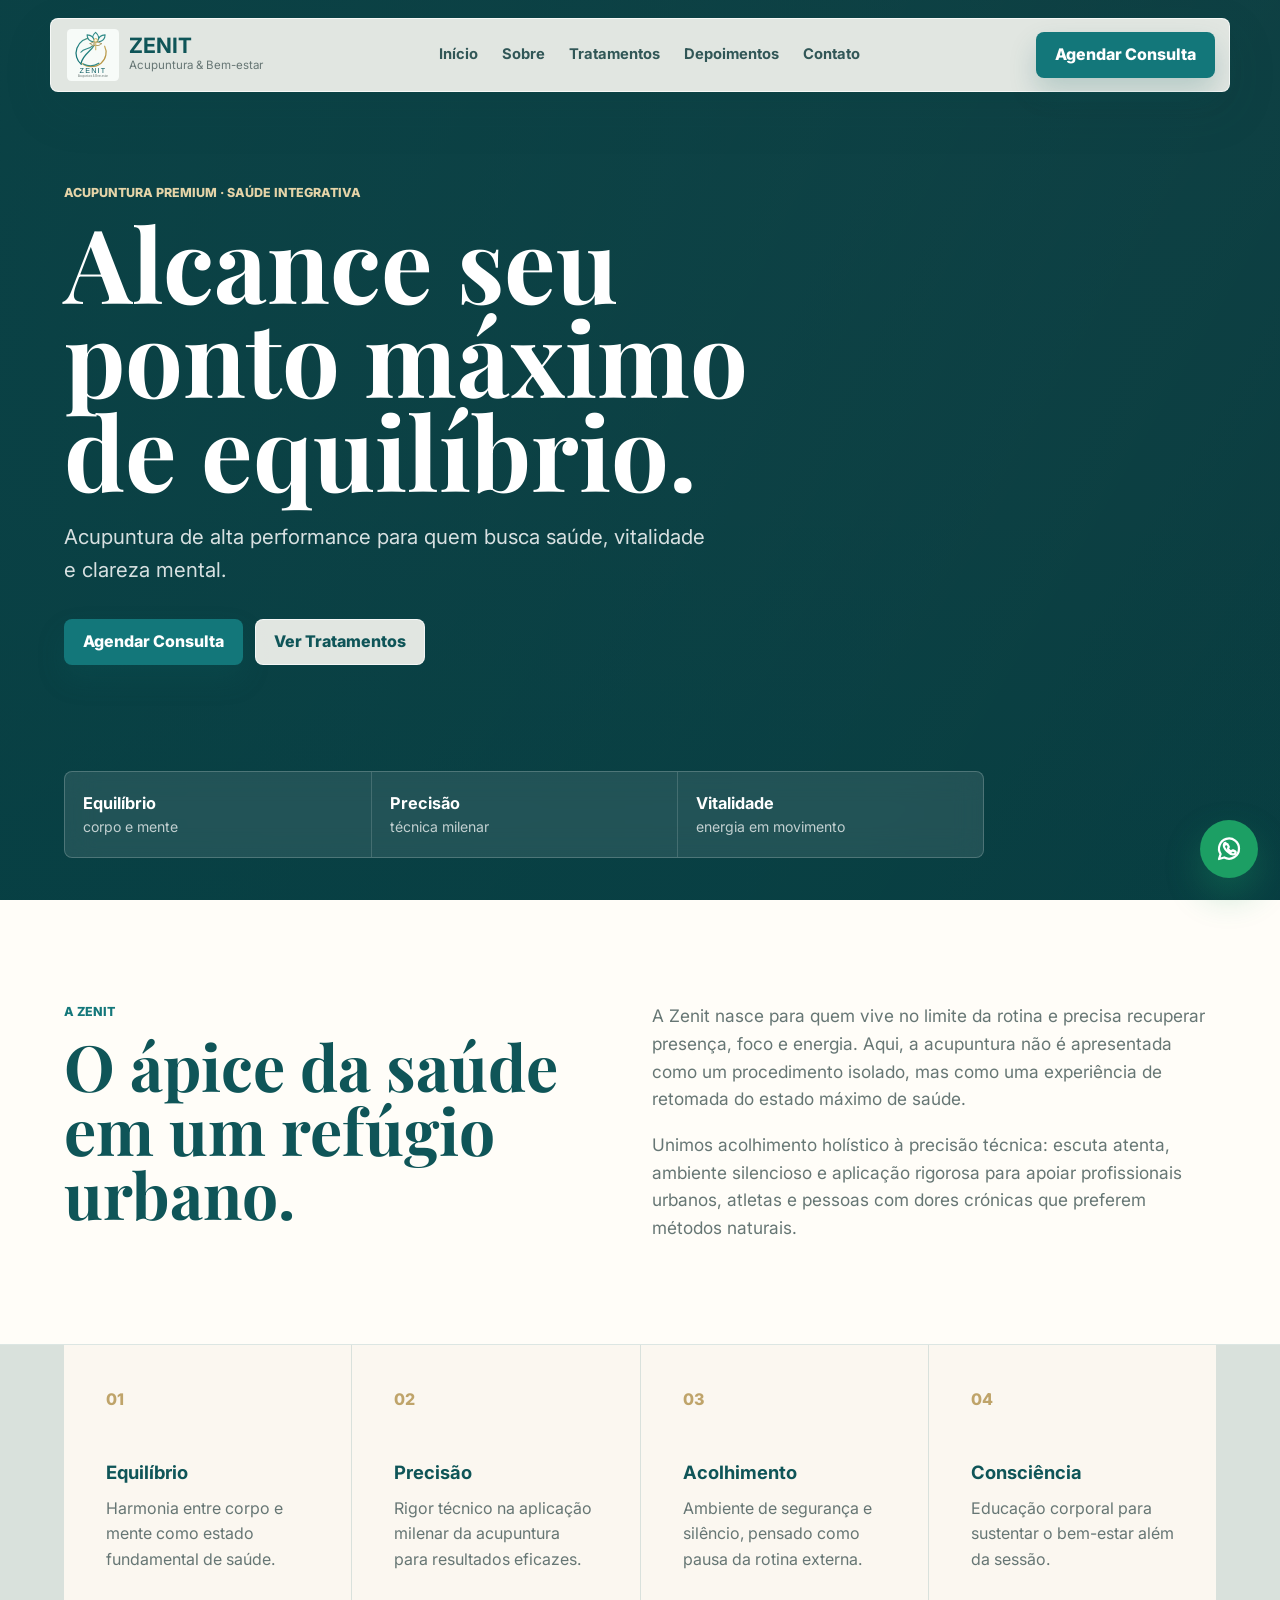
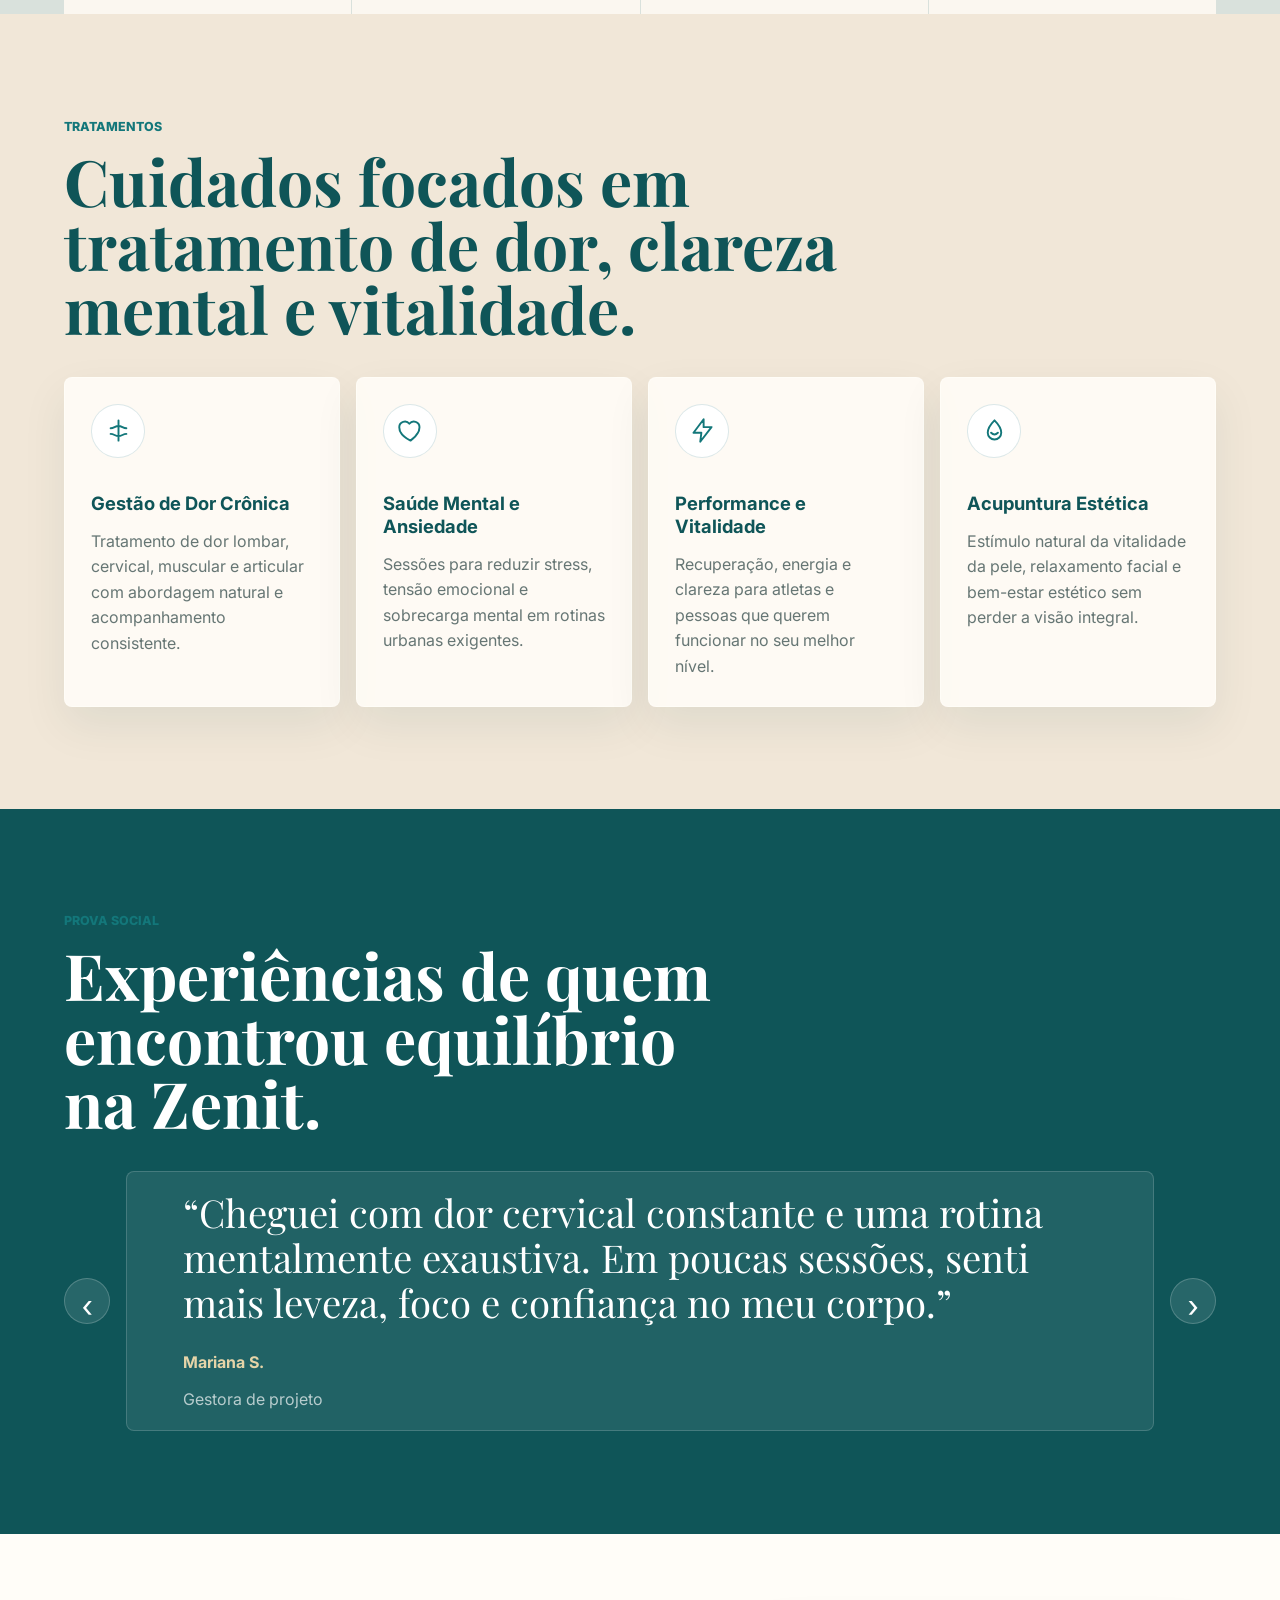
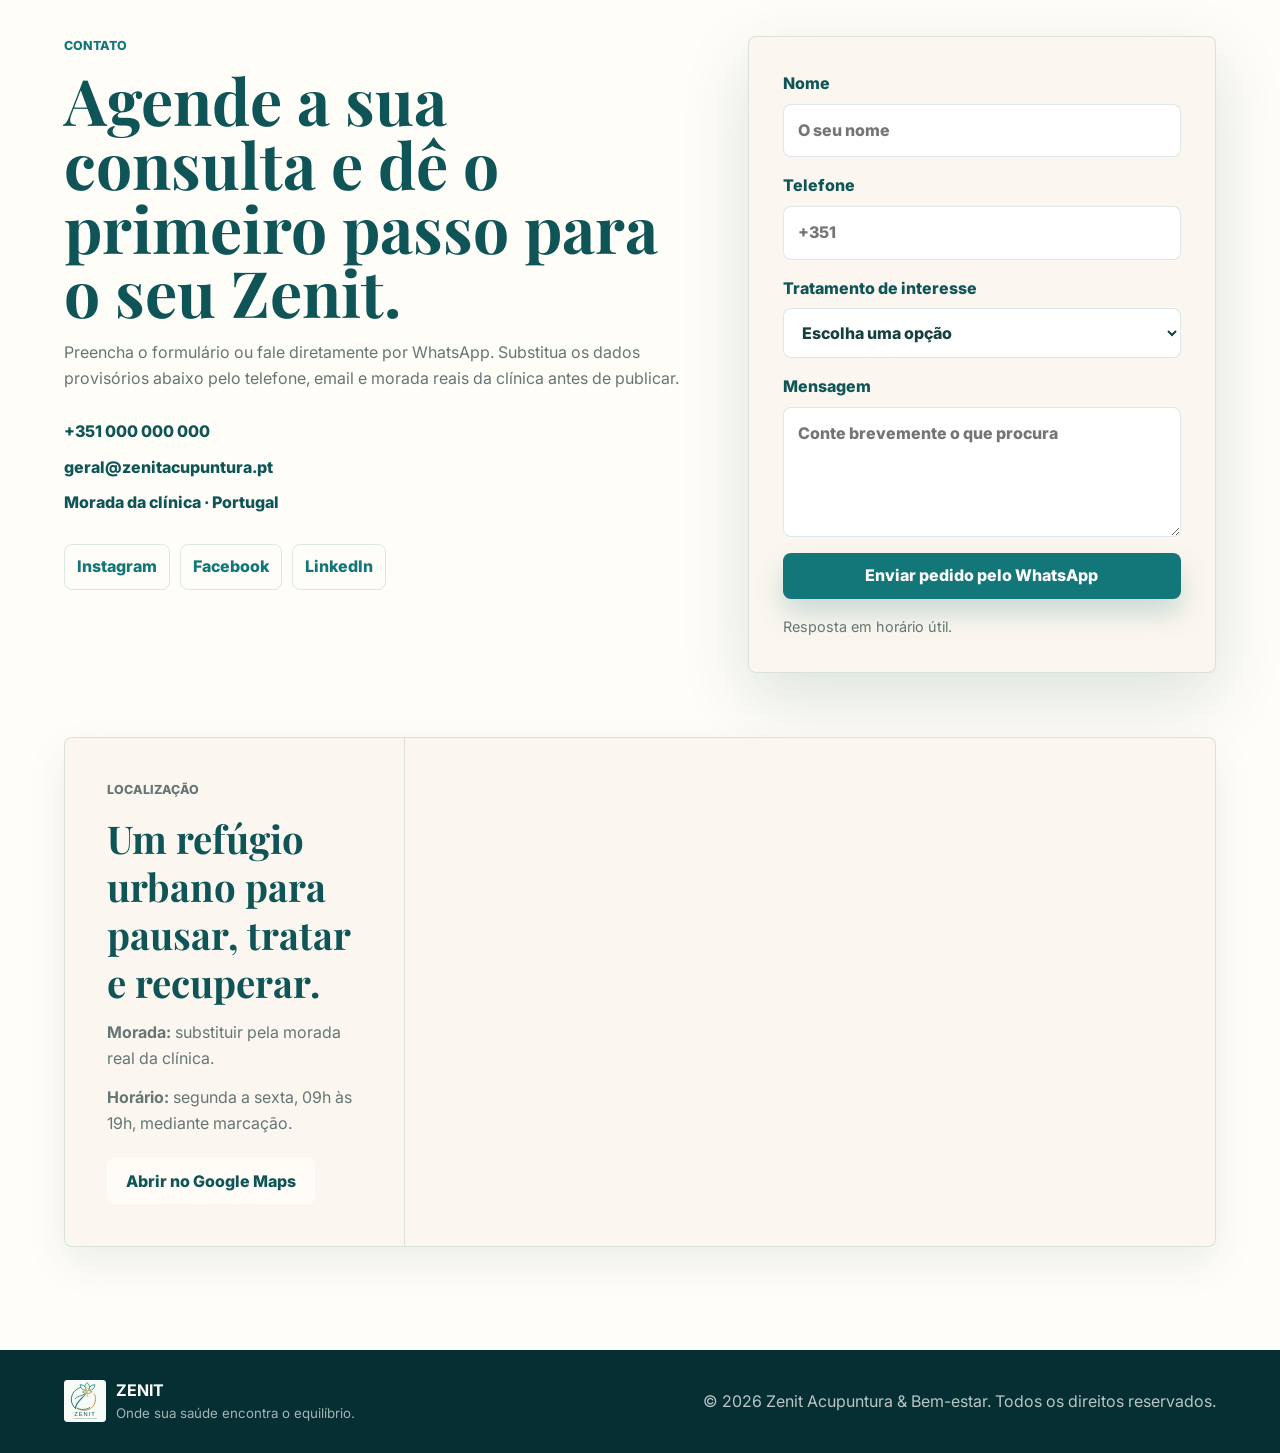
<file: index.html>
<!doctype html>
<html lang="pt-PT">
<head>
  <meta charset="utf-8">
  <meta name="viewport" content="width=device-width, initial-scale=1">
  <title>Zenit Acupuntura Premium | Tratamento de Dor e Bem-estar</title>
  <meta name="description" content="Zenit Acupuntura & Bem-estar: acupuntura premium para tratamento de dor crónica, ansiedade, performance, vitalidade e bem-estar integrativo. Agende a sua consulta.">
  <meta name="keywords" content="Acupuntura Premium, Tratamento de Dor, Bem-estar, acupuntura ansiedade, acupuntura estética, performance e vitalidade">
  <meta name="author" content="Zenit Acupuntura & Bem-estar">
  <meta name="robots" content="index, follow">
  <meta property="og:title" content="Zenit Acupuntura & Bem-estar">
  <meta property="og:description" content="Alcance seu ponto máximo de equilíbrio com acupuntura de alta performance.">
  <meta property="og:type" content="website">
  <meta property="og:image" content="assets/zenit-logo.svg">
  <meta name="theme-color" content="#f7f2e9">
  <link rel="canonical" href="https://zenitacupuntura.pt/">
  <link rel="icon" href="assets/zenit-logo.svg" type="image/svg+xml">
  <link rel="preconnect" href="https://fonts.googleapis.com">
  <link rel="preconnect" href="https://fonts.gstatic.com" crossorigin>
  <link href="https://fonts.googleapis.com/css2?family=Inter:wght@400;500;600;700;800&family=Playfair+Display:wght@600;700&display=swap" rel="stylesheet">
  <link rel="stylesheet" href="styles.css">
  <script type="application/ld+json">
    {
      "@context": "https://schema.org",
      "@type": "MedicalClinic",
      "name": "Zenit Acupuntura & Bem-estar",
      "description": "Acupuntura premium para tratamento de dor, ansiedade, performance, vitalidade e bem-estar integrativo.",
      "medicalSpecialty": "Acupuncture",
      "telephone": "+351 000 000 000",
      "email": "geral@zenitacupuntura.pt",
      "url": "https://zenitacupuntura.pt/",
      "address": {
        "@type": "PostalAddress",
        "streetAddress": "Morada da clínica",
        "addressLocality": "Cidade",
        "addressCountry": "PT"
      },
      "openingHoursSpecification": [
        {
          "@type": "OpeningHoursSpecification",
          "dayOfWeek": ["Monday", "Tuesday", "Wednesday", "Thursday", "Friday"],
          "opens": "09:00",
          "closes": "19:00"
        }
      ]
    }
  </script>
</head>
<body>
  <header class="site-header">
    <a class="brand" href="#inicio" aria-label="Zenit Acupuntura e Bem-estar">
      <img src="assets/zenit-logo.svg" alt="" width="52" height="52">
      <span>
        <strong>ZENIT</strong>
        <small>Acupuntura & Bem-estar</small>
      </span>
    </a>

    <button class="nav-toggle" type="button" aria-expanded="false" aria-controls="main-nav">
      <span class="sr-only">Abrir menu</span>
      <span></span>
      <span></span>
      <span></span>
    </button>

    <nav id="main-nav" class="main-nav" aria-label="Navegação principal">
      <a href="#inicio">Início</a>
      <a href="#sobre">Sobre</a>
      <a href="#tratamentos">Tratamentos</a>
      <a href="#depoimentos">Depoimentos</a>
      <a href="#contato">Contato</a>
    </nav>

    <a class="header-cta" id="btn-agendar-header" href="#contato">Agendar Consulta</a>
  </header>

  <main>
    <section id="inicio" class="hero">
      <div class="hero-media" aria-hidden="true">
        <div class="hero-photo"></div>
      </div>
      <div class="hero-content">
        <p class="eyebrow">Acupuntura Premium · Saúde Integrativa</p>
        <h1>Alcance seu ponto máximo de equilíbrio.</h1>
        <p>Acupuntura de alta performance para quem busca saúde, vitalidade e clareza mental.</p>
        <div class="hero-actions">
          <a class="btn primary" id="btn-agendar-hero" href="#contato">Agendar Consulta</a>
          <a class="btn secondary" id="btn-tratamentos-hero" href="#tratamentos">Ver Tratamentos</a>
        </div>
      </div>
      <div class="hero-stats" aria-label="Pilares da Zenit">
        <div>
          <strong>Equilíbrio</strong>
          <span>corpo e mente</span>
        </div>
        <div>
          <strong>Precisão</strong>
          <span>técnica milenar</span>
        </div>
        <div>
          <strong>Vitalidade</strong>
          <span>energia em movimento</span>
        </div>
      </div>
    </section>

    <section id="sobre" class="section about">
      <div class="section-kicker">
        <p class="eyebrow">A Zenit</p>
        <h2>O ápice da saúde em um refúgio urbano.</h2>
      </div>
      <div class="about-copy">
        <p>A Zenit nasce para quem vive no limite da rotina e precisa recuperar presença, foco e energia. Aqui, a acupuntura não é apresentada como um procedimento isolado, mas como uma experiência de retomada do estado máximo de saúde.</p>
        <p>Unimos acolhimento holístico à precisão técnica: escuta atenta, ambiente silencioso e aplicação rigorosa para apoiar profissionais urbanos, atletas e pessoas com dores crónicas que preferem métodos naturais.</p>
      </div>
    </section>

    <section class="section pillars" aria-label="Pilares da marca">
      <article>
        <span>01</span>
        <h3>Equilíbrio</h3>
        <p>Harmonia entre corpo e mente como estado fundamental de saúde.</p>
      </article>
      <article>
        <span>02</span>
        <h3>Precisão</h3>
        <p>Rigor técnico na aplicação milenar da acupuntura para resultados eficazes.</p>
      </article>
      <article>
        <span>03</span>
        <h3>Acolhimento</h3>
        <p>Ambiente de segurança e silêncio, pensado como pausa da rotina externa.</p>
      </article>
      <article>
        <span>04</span>
        <h3>Consciência</h3>
        <p>Educação corporal para sustentar o bem-estar além da sessão.</p>
      </article>
    </section>

    <section id="tratamentos" class="section treatments">
      <div class="section-heading">
        <p class="eyebrow">Tratamentos</p>
        <h2>Cuidados focados em tratamento de dor, clareza mental e vitalidade.</h2>
      </div>

      <div class="treatment-grid">
        <article class="treatment-card">
          <div class="treatment-icon" aria-hidden="true">
            <svg viewBox="0 0 24 24"><path d="M12 3v18M5 10c3 0 4-2 7-2s4 2 7 2M5 15c3 0 4 2 7 2s4-2 7-2"/></svg>
          </div>
          <h3>Gestão de Dor Crônica</h3>
          <p>Tratamento de dor lombar, cervical, muscular e articular com abordagem natural e acompanhamento consistente.</p>
        </article>

        <article class="treatment-card">
          <div class="treatment-icon" aria-hidden="true">
            <svg viewBox="0 0 24 24"><path d="M12 21c4-3 8-7 8-12a5 5 0 0 0-9-3 5 5 0 0 0-9 3c0 5 4 9 10 12Z"/></svg>
          </div>
          <h3>Saúde Mental e Ansiedade</h3>
          <p>Sessões para reduzir stress, tensão emocional e sobrecarga mental em rotinas urbanas exigentes.</p>
        </article>

        <article class="treatment-card">
          <div class="treatment-icon" aria-hidden="true">
            <svg viewBox="0 0 24 24"><path d="M13 2 4 14h7l-1 8 10-13h-7l0-7Z"/></svg>
          </div>
          <h3>Performance e Vitalidade</h3>
          <p>Recuperação, energia e clareza para atletas e pessoas que querem funcionar no seu melhor nível.</p>
        </article>

        <article class="treatment-card">
          <div class="treatment-icon" aria-hidden="true">
            <svg viewBox="0 0 24 24"><path d="M12 3c4 4 6 7 6 11a6 6 0 0 1-12 0c0-4 2-7 6-11Z"/><path d="M9 14c1 1 2 1.5 3 1.5s2-.5 3-1.5"/></svg>
          </div>
          <h3>Acupuntura Estética</h3>
          <p>Estímulo natural da vitalidade da pele, relaxamento facial e bem-estar estético sem perder a visão integral.</p>
        </article>
      </div>
    </section>

    <section id="depoimentos" class="section testimonials">
      <div class="section-heading compact">
        <p class="eyebrow">Prova social</p>
        <h2>Experiências de quem encontrou equilíbrio na Zenit.</h2>
      </div>

      <div class="testimonial-shell">
        <button class="carousel-btn" type="button" data-carousel="prev" aria-label="Depoimento anterior">‹</button>
        <div class="testimonial-track" aria-live="polite">
          <article class="testimonial-card is-active">
            <p>“Cheguei com dor cervical constante e uma rotina mentalmente exaustiva. Em poucas sessões, senti mais leveza, foco e confiança no meu corpo.”</p>
            <strong>Mariana S.</strong>
            <span>Gestora de projeto</span>
          </article>
          <article class="testimonial-card">
            <p>“Uso a acupuntura como parte da recuperação dos treinos. A abordagem da Zenit é precisa, tranquila e muito profissional.”</p>
            <strong>Rafael M.</strong>
            <span>Atleta amador</span>
          </article>
          <article class="testimonial-card">
            <p>“O ambiente parece um refúgio. Além da técnica, recebi orientação para entender melhor os sinais do meu corpo.”</p>
            <strong>Cláudia P.</strong>
            <span>Profissional liberal</span>
          </article>
        </div>
        <button class="carousel-btn" type="button" data-carousel="next" aria-label="Próximo depoimento">›</button>
      </div>
    </section>

    <section id="contato" class="section contact">
      <div class="contact-info">
        <p class="eyebrow">Contato</p>
        <h2>Agende a sua consulta e dê o primeiro passo para o seu Zenit.</h2>
        <p>Preencha o formulário ou fale diretamente por WhatsApp. Substitua os dados provisórios abaixo pelo telefone, email e morada reais da clínica antes de publicar.</p>

        <div class="contact-list">
          <a id="btn-telefone-contato" href="tel:+351000000000">+351 000 000 000</a>
          <a id="btn-email-contato" href="mailto:geral@zenitacupuntura.pt">geral@zenitacupuntura.pt</a>
          <span>Morada da clínica · Portugal</span>
        </div>

        <div class="social-links" aria-label="Redes sociais">
          <a id="btn-instagram-footer" href="https://www.instagram.com/zenitacupuntura" target="_blank" rel="noopener" aria-label="Instagram da Zenit">Instagram</a>
          <a id="btn-facebook-footer" href="https://www.facebook.com/zenitacupuntura" target="_blank" rel="noopener" aria-label="Facebook da Zenit">Facebook</a>
          <a id="btn-linkedin-footer" href="https://www.linkedin.com/company/zenit-acupuntura" target="_blank" rel="noopener" aria-label="LinkedIn da Zenit">LinkedIn</a>
        </div>
      </div>

      <form class="lead-form" id="lead-form">
        <label>
          Nome
          <input type="text" name="nome" autocomplete="name" required placeholder="O seu nome">
        </label>
        <label>
          Telefone
          <input type="tel" name="telefone" autocomplete="tel" required placeholder="+351">
        </label>
        <label>
          Tratamento de interesse
          <select name="servico" required>
            <option value="">Escolha uma opção</option>
            <option>Gestão de Dor Crônica</option>
            <option>Saúde Mental e Ansiedade</option>
            <option>Performance e Vitalidade</option>
            <option>Acupuntura Estética</option>
            <option>Consulta de Avaliação</option>
          </select>
        </label>
        <label>
          Mensagem
          <textarea name="mensagem" rows="4" placeholder="Conte brevemente o que procura"></textarea>
        </label>
        <button class="btn primary" id="btn-form-submit" type="submit">Enviar pedido pelo WhatsApp</button>
        <p class="form-note" id="form-note" role="status">Resposta em horário útil.</p>
      </form>

      <div class="map-card">
        <div class="map-info">
          <p class="eyebrow">Localização</p>
          <h3>Um refúgio urbano para pausar, tratar e recuperar.</h3>
          <p><strong>Morada:</strong> substituir pela morada real da clínica.</p>
          <p><strong>Horário:</strong> segunda a sexta, 09h às 19h, mediante marcação.</p>
          <a class="btn secondary" id="btn-google-maps" href="https://www.google.com/maps/search/?api=1&query=Zenit%20Acupuntura%20Portugal" target="_blank" rel="noopener">Abrir no Google Maps</a>
        </div>
        <iframe
          title="Mapa da localização da Zenit"
          src="https://www.google.com/maps?q=Portugal&output=embed"
          loading="lazy"
          referrerpolicy="no-referrer-when-downgrade">
        </iframe>
      </div>
    </section>
  </main>

  <a class="whatsapp-float" id="btn-whatsapp-flutuante" href="https://api.whatsapp.com/send?phone=351000000000&text=Ol%C3%A1%2C%20gostaria%20de%20agendar%20uma%20consulta%20na%20Zenit." aria-label="Agendar consulta pelo WhatsApp">
    <svg viewBox="0 0 24 24" aria-hidden="true"><path d="M20 11.8a8 8 0 0 1-11.8 7L4 20l1.3-4A8 8 0 1 1 20 11.8Z"/><path d="M9.2 8.4c.2-.4.4-.4.7-.4h.5c.2 0 .4 0 .6.5l.7 1.6c.1.2.1.4 0 .6l-.4.5c-.1.1-.2.3-.1.5.5 1 1.3 1.8 2.3 2.3.2.1.4 0 .5-.1l.6-.7c.2-.2.4-.2.6-.1l1.6.8c.4.2.5.4.5.6 0 .7-.6 1.6-1.3 1.7-1.1.2-3.5-.4-5.5-2.4-2.1-2-2.8-4.4-2.5-5.5.2-.7.9-1.2 1.2-1.2Z"/></svg>
  </a>

  <footer class="site-footer">
    <div>
      <img src="assets/zenit-logo.svg" alt="" width="42" height="42">
      <span>
        <strong>ZENIT</strong>
        <small>Onde sua saúde encontra o equilíbrio.</small>
      </span>
    </div>
    <p>© 2026 Zenit Acupuntura & Bem-estar. Todos os direitos reservados.</p>
  </footer>

  <script src="script.js"></script>
</body>
</html>
</file>
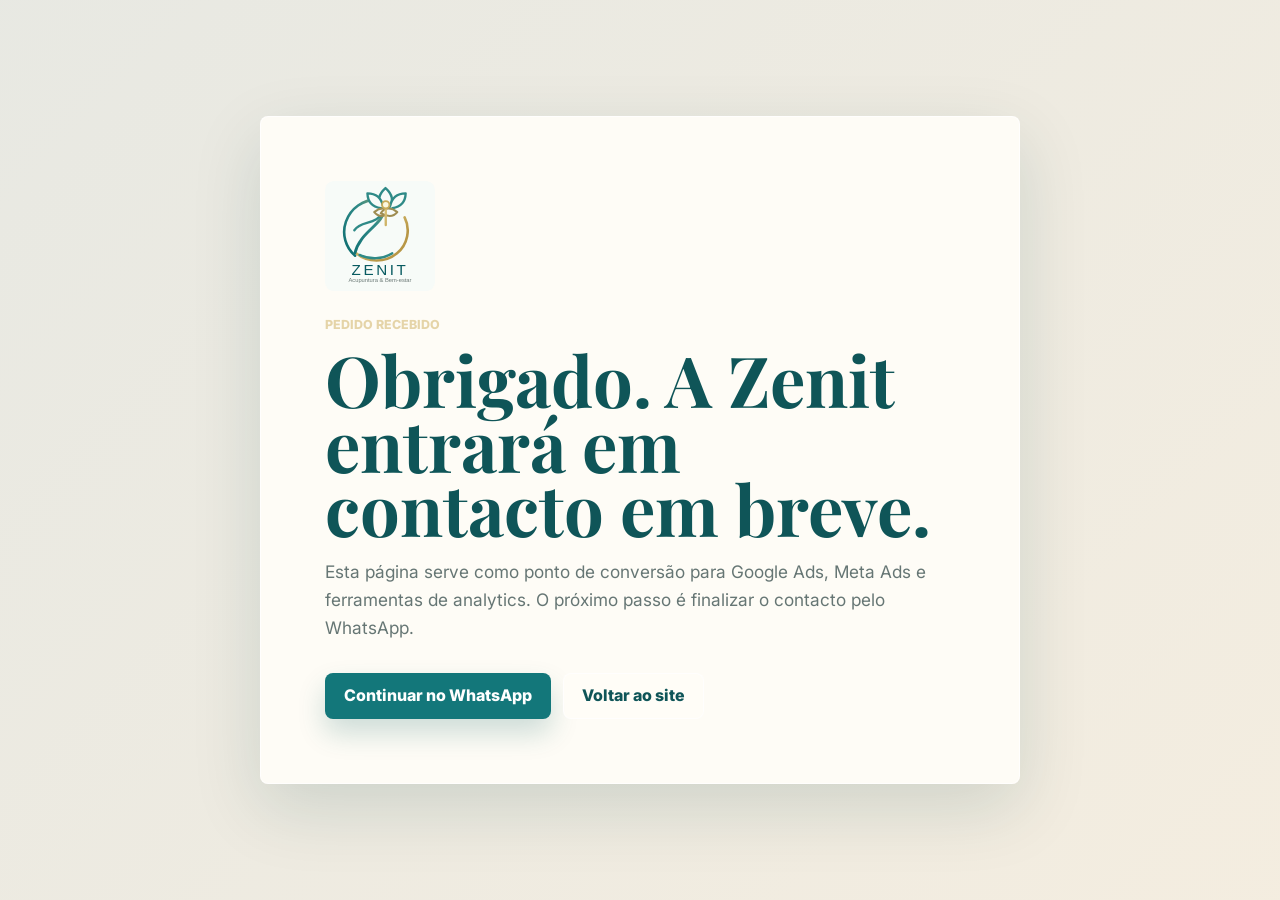
<file: obrigado.html>
<!doctype html>
<html lang="pt-PT">
<head>
  <meta charset="utf-8">
  <meta name="viewport" content="width=device-width, initial-scale=1">
  <title>Obrigado | Zenit Acupuntura & Bem-estar</title>
  <meta name="description" content="Obrigado pelo seu pedido de contacto à Zenit Acupuntura & Bem-estar.">
  <meta name="robots" content="noindex, follow">
  <meta name="theme-color" content="#f7f2e9">
  <link rel="icon" href="assets/zenit-logo.svg" type="image/svg+xml">
  <link rel="preconnect" href="https://fonts.googleapis.com">
  <link rel="preconnect" href="https://fonts.gstatic.com" crossorigin>
  <link href="https://fonts.googleapis.com/css2?family=Inter:wght@400;500;600;700;800&family=Playfair+Display:wght@600;700&display=swap" rel="stylesheet">
  <link rel="stylesheet" href="styles.css">
</head>
<body class="thanks-page">
  <main class="thanks-main">
    <section class="thanks-card">
      <img src="assets/zenit-logo.svg" alt="Zenit Acupuntura & Bem-estar" width="110" height="110">
      <p class="eyebrow">Pedido recebido</p>
      <h1>Obrigado. A Zenit entrará em contacto em breve.</h1>
      <p>Esta página serve como ponto de conversão para Google Ads, Meta Ads e ferramentas de analytics. O próximo passo é finalizar o contacto pelo WhatsApp.</p>
      <div class="hero-actions">
        <a class="btn primary" id="btn-whatsapp-obrigado" href="https://api.whatsapp.com/send?phone=351000000000&text=Ol%C3%A1%2C%20gostaria%20de%20agendar%20uma%20consulta%20na%20Zenit.">Continuar no WhatsApp</a>
        <a class="btn secondary" id="btn-voltar-site" href="index.html">Voltar ao site</a>
      </div>
    </section>
  </main>

  <script>
    const whatsappUrl = sessionStorage.getItem("zenitLeadWhatsappUrl");
    const whatsappButton = document.querySelector("#btn-whatsapp-obrigado");

    if (whatsappUrl && whatsappButton) {
      whatsappButton.href = whatsappUrl;
    }
  </script>
</body>
</html>
</file>
<file: styles.css>
:root {
  --teal: #13777a;
  --teal-deep: #0f5558;
  --teal-ink: #183f40;
  --sand: #f1e7d8;
  --sand-soft: #fbf7f0;
  --off-white: #fffdf8;
  --gold: #bfa46a;
  --gold-soft: #e5d4a8;
  --muted: #667674;
  --line: rgba(10, 93, 97, 0.14);
  --shadow: 0 24px 70px rgba(6, 63, 67, 0.14);
  --radius: 8px;
}

* {
  box-sizing: border-box;
}

html {
  scroll-behavior: smooth;
}

body {
  margin: 0;
  font-family: Inter, system-ui, -apple-system, BlinkMacSystemFont, "Segoe UI", sans-serif;
  color: var(--teal-ink);
  background: var(--sand-soft);
  line-height: 1.6;
}

body::selection {
  background: var(--gold-soft);
  color: var(--teal-deep);
}

img,
svg {
  display: block;
  max-width: 100%;
}

a {
  color: inherit;
  text-decoration: none;
}

button,
input,
select,
textarea {
  font: inherit;
}

.sr-only {
  position: absolute;
  width: 1px;
  height: 1px;
  padding: 0;
  margin: -1px;
  overflow: hidden;
  clip: rect(0, 0, 0, 0);
  white-space: nowrap;
  border: 0;
}

.site-header {
  position: fixed;
  top: 18px;
  left: 50%;
  z-index: 30;
  display: grid;
  grid-template-columns: auto 1fr auto;
  align-items: center;
  gap: 28px;
  width: min(1180px, calc(100% - 32px));
  min-height: 72px;
  padding: 10px 14px 10px 16px;
  background: rgba(255, 253, 248, 0.88);
  border: 1px solid rgba(255, 255, 255, 0.72);
  border-radius: var(--radius);
  box-shadow: 0 18px 50px rgba(6, 63, 67, 0.12);
  backdrop-filter: blur(18px);
  transform: translateX(-50%);
}

.brand {
  display: inline-flex;
  align-items: center;
  gap: 10px;
}

.brand img {
  width: 52px;
  height: 52px;
}

.brand strong {
  display: block;
  color: var(--teal-deep);
  font-size: 1.32rem;
  line-height: 1;
  letter-spacing: 0;
}

.brand small {
  display: block;
  color: var(--muted);
  font-size: 0.72rem;
  white-space: nowrap;
}

.main-nav {
  justify-self: center;
  display: flex;
  align-items: center;
  gap: 24px;
  color: #315757;
  font-weight: 700;
  font-size: 0.92rem;
}

.main-nav a {
  padding: 8px 0;
}

.main-nav a:hover {
  color: var(--gold);
}

.header-cta,
.btn {
  display: inline-flex;
  align-items: center;
  justify-content: center;
  min-height: 46px;
  padding: 12px 18px;
  border: 1px solid transparent;
  border-radius: var(--radius);
  font-weight: 800;
  line-height: 1.1;
  cursor: pointer;
}

.header-cta,
.btn.primary {
  color: #fff;
  background: var(--teal);
  box-shadow: 0 14px 28px rgba(10, 93, 97, 0.2);
}

.btn.secondary {
  color: var(--teal-deep);
  background: rgba(255, 253, 248, 0.88);
  border-color: rgba(255, 255, 255, 0.66);
}

.header-cta:hover,
.btn.primary:hover {
  background: var(--teal-deep);
}

.nav-toggle {
  display: none;
  width: 44px;
  height: 44px;
  border: 1px solid var(--line);
  border-radius: var(--radius);
  background: var(--off-white);
}

.nav-toggle span:not(.sr-only) {
  display: block;
  width: 18px;
  height: 2px;
  margin: 4px auto;
  background: var(--teal-deep);
}

.hero {
  position: relative;
  display: grid;
  align-items: end;
  min-height: 100vh;
  padding: 150px clamp(18px, 5vw, 80px) 42px;
  color: #fff;
  overflow: hidden;
}

.hero::before {
  content: "";
  position: absolute;
  inset: 0;
  z-index: 1;
  background:
    linear-gradient(90deg, rgba(6, 63, 67, 0.82) 0%, rgba(6, 63, 67, 0.62) 42%, rgba(6, 63, 67, 0.16) 100%),
    linear-gradient(0deg, rgba(6, 63, 67, 0.5), transparent 44%);
}

.hero-media {
  position: absolute;
  inset: 0;
  background: #0a3c3f;
}

.hero-photo {
  width: 100%;
  height: 100%;
  background:
    linear-gradient(120deg, rgba(255, 253, 248, 0.08), rgba(255, 253, 248, 0)),
    url("https://images.unsplash.com/photo-1544161515-4ab6ce6db874?auto=format&fit=crop&w=1800&q=75") center / cover;
  transform: scale(1.02);
}

.hero-content {
  position: relative;
  z-index: 2;
  width: min(760px, 100%);
  padding-bottom: 74px;
}

.eyebrow {
  margin: 0 0 12px;
  color: var(--gold-soft);
  font-size: 0.78rem;
  font-weight: 800;
  letter-spacing: 0;
  text-transform: uppercase;
}

h1,
h2,
h3,
p {
  overflow-wrap: anywhere;
}

h1,
h2 {
  font-family: "Playfair Display", Georgia, serif;
  letter-spacing: 0;
}

h1 {
  margin: 0;
  font-size: clamp(3.2rem, 8vw, 7.25rem);
  line-height: 0.92;
  max-width: 850px;
}

h2 {
  margin: 0;
  color: var(--teal-deep);
  font-size: clamp(2.25rem, 5vw, 4.65rem);
  line-height: 1;
}

h3 {
  margin: 0;
  color: var(--teal-deep);
  font-size: 1.15rem;
  line-height: 1.25;
}

.hero-content p:not(.eyebrow) {
  max-width: 650px;
  margin: 24px 0 0;
  color: rgba(255, 255, 255, 0.84);
  font-size: clamp(1.05rem, 2vw, 1.28rem);
}

.hero-actions {
  display: flex;
  flex-wrap: wrap;
  gap: 12px;
  margin-top: 32px;
}

.hero-stats {
  position: relative;
  z-index: 2;
  display: grid;
  grid-template-columns: repeat(3, minmax(0, 1fr));
  width: min(920px, 100%);
  border: 1px solid rgba(255, 255, 255, 0.2);
  background: rgba(255, 253, 248, 0.1);
  border-radius: var(--radius);
  backdrop-filter: blur(14px);
}

.hero-stats div {
  padding: 18px;
}

.hero-stats div + div {
  border-left: 1px solid rgba(255, 255, 255, 0.16);
}

.hero-stats strong,
.hero-stats span {
  display: block;
}

.hero-stats strong {
  font-size: 1.02rem;
}

.hero-stats span {
  color: rgba(255, 255, 255, 0.72);
  font-size: 0.88rem;
}

.section {
  padding: clamp(64px, 8vw, 116px) clamp(18px, 5vw, 80px);
}

.section-heading {
  max-width: 860px;
  margin-bottom: 36px;
}

.section-heading.compact {
  max-width: 690px;
}

.section-heading .eyebrow,
.section-kicker .eyebrow,
.contact-info .eyebrow {
  color: var(--teal);
}

.about {
  display: grid;
  grid-template-columns: minmax(0, 0.95fr) minmax(0, 1.05fr);
  gap: clamp(28px, 6vw, 88px);
  background: var(--off-white);
  border-bottom: 1px solid var(--line);
}

.about-copy {
  display: grid;
  gap: 18px;
  color: var(--muted);
  font-size: 1.08rem;
}

.about-copy p {
  margin: 0;
}

.pillars {
  display: grid;
  grid-template-columns: repeat(4, minmax(0, 1fr));
  gap: 1px;
  padding-block: 0;
  background: var(--line);
}

.pillars article {
  min-height: 260px;
  padding: clamp(26px, 4vw, 42px);
  background: var(--sand-soft);
}

.pillars span {
  display: block;
  margin-bottom: 48px;
  color: var(--gold);
  font-weight: 800;
}

.pillars p {
  margin: 12px 0 0;
  color: var(--muted);
}

.treatments {
  background: var(--sand);
}

.treatment-grid {
  display: grid;
  grid-template-columns: repeat(4, minmax(0, 1fr));
  gap: 16px;
}

.treatment-card {
  min-height: 320px;
  padding: 26px;
  background: rgba(255, 253, 248, 0.88);
  border: 1px solid rgba(255, 253, 248, 0.75);
  border-radius: var(--radius);
  box-shadow: 0 18px 45px rgba(6, 63, 67, 0.08);
  transition: transform 180ms ease, box-shadow 180ms ease;
}

.treatment-card:hover {
  transform: translateY(-5px);
  box-shadow: var(--shadow);
}

.treatment-icon {
  display: grid;
  place-items: center;
  width: 54px;
  height: 54px;
  margin-bottom: 34px;
  color: var(--teal);
  background: #fff;
  border: 1px solid var(--line);
  border-radius: 50%;
}

.treatment-icon svg {
  width: 27px;
  height: 27px;
  fill: none;
  stroke: currentColor;
  stroke-width: 1.7;
  stroke-linecap: round;
  stroke-linejoin: round;
}

.treatment-card p {
  margin: 14px 0 0;
  color: var(--muted);
}

.testimonials {
  background: var(--teal-deep);
}

.testimonials h2 {
  color: #fff;
}

.testimonial-shell {
  display: grid;
  grid-template-columns: auto minmax(0, 1fr) auto;
  align-items: center;
  gap: 16px;
}

.testimonial-track {
  position: relative;
  min-height: 260px;
}

.testimonial-card {
  position: absolute;
  inset: 0;
  display: grid;
  align-content: center;
  gap: 12px;
  padding: clamp(28px, 5vw, 56px);
  color: #fff;
  background: rgba(255, 255, 255, 0.08);
  border: 1px solid rgba(255, 255, 255, 0.16);
  border-radius: var(--radius);
  opacity: 0;
  transform: translateX(16px);
  pointer-events: none;
  transition: opacity 220ms ease, transform 220ms ease;
}

.testimonial-card.is-active {
  opacity: 1;
  transform: translateX(0);
  pointer-events: auto;
}

.testimonial-card p {
  max-width: 900px;
  margin: 0;
  font-family: "Playfair Display", Georgia, serif;
  font-size: clamp(1.5rem, 3vw, 2.65rem);
  line-height: 1.18;
}

.testimonial-card strong {
  margin-top: 12px;
  color: var(--gold-soft);
}

.testimonial-card span {
  color: rgba(255, 255, 255, 0.68);
}

.carousel-btn {
  display: grid;
  place-items: center;
  width: 46px;
  height: 46px;
  color: #fff;
  background: rgba(255, 255, 255, 0.1);
  border: 1px solid rgba(255, 255, 255, 0.2);
  border-radius: 50%;
  font-size: 2rem;
  cursor: pointer;
}

.carousel-btn:hover {
  background: rgba(255, 255, 255, 0.2);
}

.contact {
  display: grid;
  grid-template-columns: minmax(0, 0.9fr) minmax(320px, 0.68fr);
  gap: clamp(24px, 5vw, 70px);
  align-items: start;
  background: var(--off-white);
}

.contact-info p {
  max-width: 650px;
  color: var(--muted);
}

.contact-list {
  display: grid;
  gap: 10px;
  margin-top: 28px;
}

.contact-list a,
.contact-list span {
  color: var(--teal-deep);
  font-weight: 800;
}

.social-links {
  display: flex;
  flex-wrap: wrap;
  gap: 10px;
  margin-top: 28px;
}

.social-links a {
  padding: 9px 12px;
  color: var(--teal);
  border: 1px solid var(--line);
  border-radius: var(--radius);
  font-weight: 800;
}

.lead-form {
  display: grid;
  gap: 16px;
  padding: clamp(22px, 4vw, 34px);
  background: var(--sand-soft);
  border: 1px solid var(--line);
  border-radius: var(--radius);
  box-shadow: var(--shadow);
}

.lead-form label {
  display: grid;
  gap: 7px;
  color: var(--teal-deep);
  font-weight: 800;
}

.lead-form input,
.lead-form select,
.lead-form textarea {
  width: 100%;
  padding: 13px 14px;
  color: var(--teal-ink);
  background: #fff;
  border: 1px solid var(--line);
  border-radius: var(--radius);
}

.lead-form input:focus,
.lead-form select:focus,
.lead-form textarea:focus {
  outline: 3px solid rgba(191, 164, 106, 0.25);
  border-color: var(--gold);
}

.form-note {
  margin: 0;
  color: var(--muted);
  font-size: 0.9rem;
}

.map-card {
  grid-column: 1 / -1;
  display: grid;
  grid-template-columns: minmax(260px, 0.42fr) minmax(0, 1fr);
  min-height: 360px;
  overflow: hidden;
  border: 1px solid var(--line);
  border-radius: var(--radius);
  box-shadow: 0 16px 40px rgba(6, 63, 67, 0.08);
  background: var(--sand-soft);
}

.map-info {
  display: grid;
  align-content: center;
  gap: 14px;
  padding: clamp(24px, 4vw, 42px);
  border-right: 1px solid var(--line);
}

.map-info h3 {
  font-family: "Playfair Display", Georgia, serif;
  font-size: clamp(1.8rem, 3vw, 2.5rem);
}

.map-info p {
  margin: 0;
  color: var(--muted);
}

.map-info .btn {
  width: fit-content;
  margin-top: 8px;
}

.map-card iframe {
  width: 100%;
  height: 100%;
  border: 0;
}

.whatsapp-float {
  position: fixed;
  right: 22px;
  bottom: 22px;
  z-index: 40;
  display: grid;
  place-items: center;
  width: 58px;
  height: 58px;
  color: #fff;
  background: #1c9f64;
  border-radius: 50%;
  box-shadow: 0 16px 36px rgba(28, 159, 100, 0.32);
}

.whatsapp-float svg {
  width: 30px;
  height: 30px;
  fill: none;
  stroke: currentColor;
  stroke-width: 1.8;
  stroke-linecap: round;
  stroke-linejoin: round;
}

.site-footer {
  display: flex;
  align-items: center;
  justify-content: space-between;
  gap: 24px;
  padding: 28px clamp(18px, 5vw, 80px);
  color: rgba(255, 255, 255, 0.72);
  background: #052f32;
}

.site-footer div {
  display: flex;
  align-items: center;
  gap: 10px;
}

.site-footer strong,
.site-footer small {
  display: block;
}

.site-footer strong {
  color: #fff;
}

.site-footer small {
  color: rgba(255, 255, 255, 0.64);
}

.site-footer p {
  margin: 0;
}

.thanks-page {
  min-height: 100vh;
  background:
    linear-gradient(135deg, rgba(6, 63, 67, 0.08), rgba(191, 164, 106, 0.12)),
    var(--sand-soft);
}

.thanks-main {
  display: grid;
  place-items: center;
  min-height: 100vh;
  padding: 28px;
}

.thanks-card {
  width: min(760px, 100%);
  padding: clamp(30px, 6vw, 64px);
  background: rgba(255, 253, 248, 0.92);
  border: 1px solid rgba(255, 255, 255, 0.75);
  border-radius: var(--radius);
  box-shadow: var(--shadow);
}

.thanks-card img {
  margin-bottom: 24px;
}

.thanks-card h1 {
  max-width: 690px;
  color: var(--teal-deep);
  font-size: clamp(2.4rem, 6vw, 4.4rem);
}

.thanks-card p:not(.eyebrow) {
  max-width: 620px;
  color: var(--muted);
  font-size: 1.08rem;
}

@media (max-width: 1060px) {
  .site-header {
    grid-template-columns: auto auto;
  }

  .main-nav,
  .header-cta {
    display: none;
  }

  .nav-toggle {
    display: block;
    justify-self: end;
  }

  .main-nav.is-open {
    position: absolute;
    top: calc(100% + 10px);
    left: 0;
    right: 0;
    display: grid;
    gap: 8px;
    padding: 16px;
    background: var(--off-white);
    border: 1px solid var(--line);
    border-radius: var(--radius);
    box-shadow: var(--shadow);
  }

  .about,
  .contact {
    grid-template-columns: 1fr;
  }

  .pillars,
  .treatment-grid {
    grid-template-columns: repeat(2, minmax(0, 1fr));
  }
}

@media (max-width: 720px) {
  .site-header {
    top: 10px;
    width: calc(100% - 20px);
    min-height: 66px;
  }

  .brand img {
    width: 46px;
    height: 46px;
  }

  .brand strong {
    font-size: 1.12rem;
  }

  .brand small {
    font-size: 0.68rem;
  }

  .hero {
    min-height: 92vh;
    padding-top: 120px;
  }

  .hero-content {
    padding-bottom: 28px;
  }

  .hero-actions,
  .site-footer {
    flex-direction: column;
    align-items: stretch;
  }

  .btn {
    width: 100%;
  }

  .hero-stats,
  .pillars,
  .treatment-grid {
    grid-template-columns: 1fr;
  }

  .hero-stats div + div {
    border-left: 0;
    border-top: 1px solid rgba(255, 255, 255, 0.16);
  }

  .pillars article,
  .treatment-card {
    min-height: auto;
  }

  .testimonial-shell {
    grid-template-columns: 1fr;
  }

  .testimonial-track {
    min-height: 390px;
  }

  .carousel-btn {
    width: 100%;
    border-radius: var(--radius);
  }

  .map-card {
    grid-template-columns: 1fr;
  }

  .map-info {
    border-right: 0;
    border-bottom: 1px solid var(--line);
  }

  .map-info .btn {
    width: 100%;
  }

  .map-card iframe {
    min-height: 280px;
  }

  .whatsapp-float {
    right: 16px;
    bottom: 16px;
  }
}
</file>
